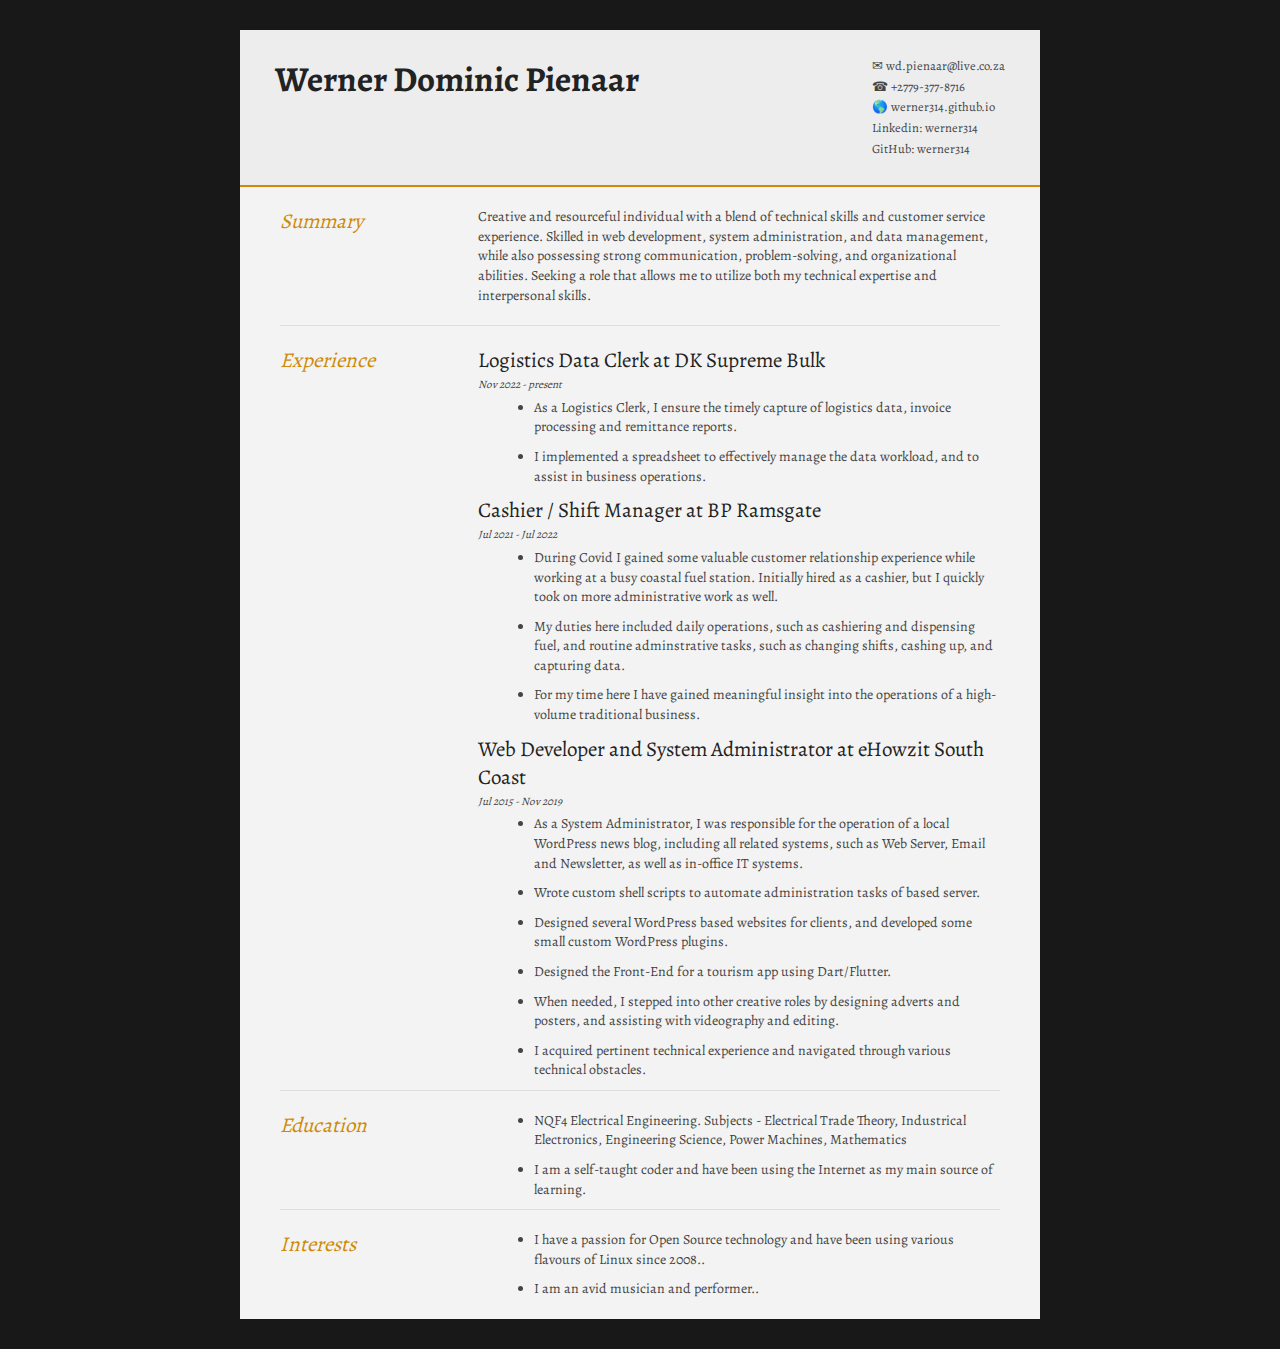
<file: index.html>
<!DOCTYPE html>
<html>
    <!-- html and css from Thomas Hardy
         at http://www.thomashardy.me.uk/free-responsive-html-css3-cv-template
         modified by Werner D Pienaar-->
    <head>
        <title>Werner Dominic Pienaar - Resume</title>

        <meta name="viewport" content="width=device-width" />
        <meta name="description" content="The Resume of Werner Dominic Pienaar" />
        <meta charset="UTF-8"> 
                        <style type="text/css">html,body,div,span,object,iframe,h1,h2,h3,h4,h5,h6,p,blockquote,pre,abbr,address,cite,code,del,dfn,em,img,ins,kbd,q,samp,small,strong,sub,sup,var,b,i,dl,dt,dd,ol,ul,li,fieldset,form,label,legend,table,caption,tbody,tfoot,thead,tr,th,td,article,aside,canvas,details,figcaption,figure,footer,header,hgroup,menu,nav,section,summary,time,mark,audio,video {border:0;font:inherit;font-size:100%;margin:0;padding:0;vertical-align:baseline;}article,aside,details,figcaption,figure,footer,header,hgroup,menu,nav,section {display:block;}html, body {background: #181818;font-family: 'TeX Gyre Pagella', Alegreya, Georgia, serif;font-size: 14px;color: #222;}.clear {clear: both;}p {font-size: 1em;line-height: 1.4em;margin-bottom: 20px;color: #444;}li {font-size: 1em;line-height: 1.4em;margin-bottom: 10px;margin-left: 4em;color: #444;}#cv {width: 90%;max-width: 800px;background: #f3f3f3;margin: 30px auto;}.mainDetails {padding: 25px 35px;border-bottom: 2px solid #cf8a05;background: #ededed;}#name h1 {font-size: 2.5em;font-weight: 700;font-family: 'TeX Gyre Pagella', Alegreya, Georgia, serif;margin-bottom: -6px;}#name h2 {font-size: 2em;margin-left: 2px;font-family: 'TeX Gyre Pagella', Alegreya, Georgia, serif;}#mainArea {padding: 0 40px;}#headshot {width: 12.5%;float: left;margin-right: 30px;}#headshot img {width: 100%;height: auto;-webkit-border-radius: 50px;border-radius: 50px;}#name {float: left;}#contactDetails {float: right;}#contactDetails ul {list-style-type: none;font-size: 0.9em;margin-top: 2px;}#contactDetails ul li {margin-bottom: 3px;color: #444;}#contactDetails ul li a, a[href^=tel] {color: #444; text-decoration: none;-webkit-transition: all .3s ease-in;-moz-transition: all .3s ease-in;-o-transition: all .3s ease-in;-ms-transition: all .3s ease-in;transition: all .3s ease-in;}#contactDetails ul li a:hover { color: #cf8a05;}section {border-top: 1px solid #dedede;padding: 20px 0 0;}section:first-child {border-top: 0;}section:last-child {padding: 20px 0 10px;}.sectionTitle {float: left;width: 25%;}.sectionContent {float: right;width: 72.5%;}.sectionTitle h1 {font-family: 'TeX Gyre Pagella', Alegreya, Georgia, serif;font-style: italic;font-size: 1.5em;color: #cf8a05;}.sectionContent h2 {font-family: 'TeX Gyre Pagella', Alegreya, Georgia, serif;font-size: 1.5em;margin-bottom: -2px;}.subDetails {font-size: 0.8em;font-style: italic;margin: 5px 0px 5px 0px;}.keySkills {list-style-type: none;-moz-column-count:3;-webkit-column-count:3;column-count:3;margin-bottom: 20px;font-size: 1em;color: #444;}.keySkills ul li {margin-bottom: 3px;}@media all and (min-width: 602px) and (max-width: 800px) {#headshot {display: none;}.keySkills {-moz-column-count:2;-webkit-column-count:2;column-count:2;}}@media all and (max-width: 601px) {#cv {width: 95%;margin: 10px auto;min-width: 280px;}#headshot {display: none;}#name, #contactDetails {float: none;width: 100%;text-align: center;}.sectionTitle, .sectionContent {float: none;width: 100%;}.sectionTitle {margin-left: -2px;font-size: 1.25em;}.keySkills {-moz-column-count:2;-webkit-column-count:2;column-count:2;}}@media all and (max-width: 480px) {.mainDetails {padding: 15px 15px;}section {padding: 15px 0 0;}#mainArea {padding: 0 25px;}.keySkills {-moz-column-count:1;-webkit-column-count:1;column-count:1;}#name h1 {line-height: .8em;margin-bottom: 4px;}}@media print {#cv {width: 100%;}}@-webkit-keyframes reset {0% {opacity: 0;}100% {opacity: 0;}}@-webkit-keyframes fade-in {0% {opacity: 0;}40% {opacity: 0;}100% {opacity: 1;}}@-moz-keyframes reset {0% {opacity: 0;}100% {opacity: 0;}}@-moz-keyframes fade-in {0% {opacity: 0;}40% {opacity: 0;}100% {opacity: 1;}}@keyframes reset {0% {opacity: 0;}100% {opacity: 0;}}@keyframes fade-in {0% {opacity: 0;}40% {opacity: 0;}100% {opacity: 1;}}.instaFade {-webkit-animation-name: reset, fade-in;-webkit-animation-duration: 1.5s;-webkit-animation-timing-function: ease-in;-moz-animation-name: reset, fade-in;-moz-animation-duration: 1.5s;-moz-animation-timing-function: ease-in;animation-name: reset, fade-in;animation-duration: 1.5s;animation-timing-function: ease-in;}.quickFade {-webkit-animation-name: reset, fade-in;-webkit-animation-duration: 2.5s;-webkit-animation-timing-function: ease-in;-moz-animation-name: reset, fade-in;-moz-animation-duration: 2.5s;-moz-animation-timing-function: ease-in;animation-name: reset, fade-in;animation-duration: 2.5s;animation-timing-function: ease-in;}.delayOne {-webkit-animation-delay: 0, .5s;-moz-animation-delay: 0, .5s;animation-delay: 0, .5s;}.delayTwo {-webkit-animation-delay: 0, 1s;-moz-animation-delay: 0, 1s;animation-delay: 0, 1s;}.delayThree {-webkit-animation-delay: 0, 1.5s;-moz-animation-delay: 0, 1.5s;animation-delay: 0, 1.5s;}.delayFour {-webkit-animation-delay: 0, 2s;-moz-animation-delay: 0, 2s;animation-delay: 0, 2s;}.delayFive {-webkit-animation-delay: 0, 2.5s;-moz-animation-delay: 0, 2.5s;animation-delay: 0, 2.5s;}</style>
                        <style type="text/css">@font-face {
font-family: 'Alegreya';
font-style: normal;
font-weight: 400;
src: url([data-uri]) format('truetype');
}
@font-face {
font-family: 'Alegreya';
font-style: normal;
font-weight: 700;
src: url([data-uri]) format('truetype');
}
</style>

        <!--[if lt IE 9]>
            <script src="//html5shiv.googlecode.com/svn/trunk/html5.js"></script>
        <![endif]-->
            </head>
    <body id="top">
                <div id="cv" class="instaFade">
	        <div class="mainDetails">
		        <div id="name">
			        <h1 class="quickFade delayTwo">Werner Dominic Pienaar</h1>
                    		        </div>
                <div id="contactDetails" class="quickFade delayFour">
			        <ul>
                        <li>✉ <a href="mailto:wd.pienaar@live.co.za">wd.pienaar@live.co.za</a></li>
                        <li>☎ +2779-377-8716</li>
                        <li>🌎 <a href="http://werner314.github.io">werner314.github.io</a></li>
                        <li>Linkedin: <a href="https://www.linkedin.com/in/werner314">werner314</a></li>
                        <li>GitHub: <a href="https://github.com/werner314">werner314</a></li>
			        </ul>
		        </div>		
		        <div class="clear"></div>
	        </div>
	
	        <div id="mainArea" class="quickFade delayFive">
		        <section>
			        <article>
				        <div class="sectionTitle">
					        <h1>Summary</h1>
				        </div>
				
				        <div class="sectionContent">
					        <p>Creative and resourceful individual with a blend of technical skills and customer service experience. Skilled in web development, system administration, and data management, while also possessing strong communication, problem-solving, and organizational abilities. Seeking a role that allows me to utilize both my technical expertise and interpersonal skills.</p>
				        </div>
			        </article>
			        <div class="clear"></div>
		        </section>
		
		
		        <section>
			        <div class="sectionTitle">
				        <h1>Experience</h1>
			        </div> 
			        <div class="sectionContent">
                        					<article>
						<h2>Logistics Data Clerk at DK Supreme Bulk</h2>
						<p class="subDetails">Nov 2022 - present</p>
						<ul>
						    						    <li>As a Logistics Clerk, I ensure the timely capture of logistics data, invoice processing and remittance reports.</li>
						    						    <li>I implemented a spreadsheet to effectively manage the data workload, and to assist in business operations.</li>
						    						</ul>
				        </article>
                        					<article>
						<h2>Cashier / Shift Manager at BP Ramsgate</h2>
						<p class="subDetails">Jul 2021 - Jul 2022</p>
						<ul>
						    						    <li>During Covid I gained some valuable customer relationship experience while working at a busy coastal fuel station. Initially hired as a cashier, but I quickly took on more administrative work as well.</li>
						    						    <li>My duties here included daily operations, such as cashiering and dispensing fuel, and routine adminstrative tasks, such as changing shifts, cashing up, and capturing data.</li>
						    						    <li>For my time here I have gained meaningful insight into the operations of a high-volume traditional business.</li>
						    						</ul>
				        </article>
                        					<article>
						<h2>Web Developer and System Administrator at eHowzit South Coast</h2>
						<p class="subDetails">Jul 2015 - Nov 2019</p>
						<ul>
						    						    <li>As a System Administrator, I was responsible for the operation of a local WordPress news blog, including all related systems, such as Web Server, Email and Newsletter, as well as in-office IT systems.</li>
						    						    <li>Wrote custom shell scripts to automate administration tasks of  based server.</li>
						    						    <li>Designed several WordPress based websites for clients, and developed some small custom WordPress plugins.</li>
						    						    <li>Designed the Front-End for a tourism app using Dart/Flutter.</li>
						    						    <li>When needed, I stepped into other creative roles by designing adverts and posters, and assisting with videography and editing.</li>
						    						    <li>I acquired pertinent technical experience and navigated through various technical obstacles.</li>
						    						</ul>
				        </article>
                        					</div>
			        <div class="clear"></div>
		        </section>

		        <section>
			        <div class="sectionTitle">
				        <h1>Education</h1>
			        </div> 
			        <div class="sectionContent">
                        <article>
                            <ul>
                                                                <li>NQF4 Electrical Engineering. Subjects - Electrical Trade Theory, Industrical Electronics, Engineering Science, Power Machines, Mathematics</li>
                                                                <li>I am a self-taught coder and have been using the Internet as my main source of learning.</li>
                                                            </ul>
                        </article>
			        </div>
			        <div class="clear"></div>
		        </section>

		        <section>
			        <div class="sectionTitle">
				        <h1>Interests</h1>
			        </div>			
			        <div class="sectionContent">
				        <article>
					    <ul>
												<li>I have a passion for Open Source technology and have been using various flavours of Linux since 2008..</li>
												<li>I am an avid musician and performer..</li>
											    </ul>
				        </article>
					</div>
			        <div class="clear"></div>
		        </section>
		
	        </div>
        </div>


            </body>
</html>
</file>
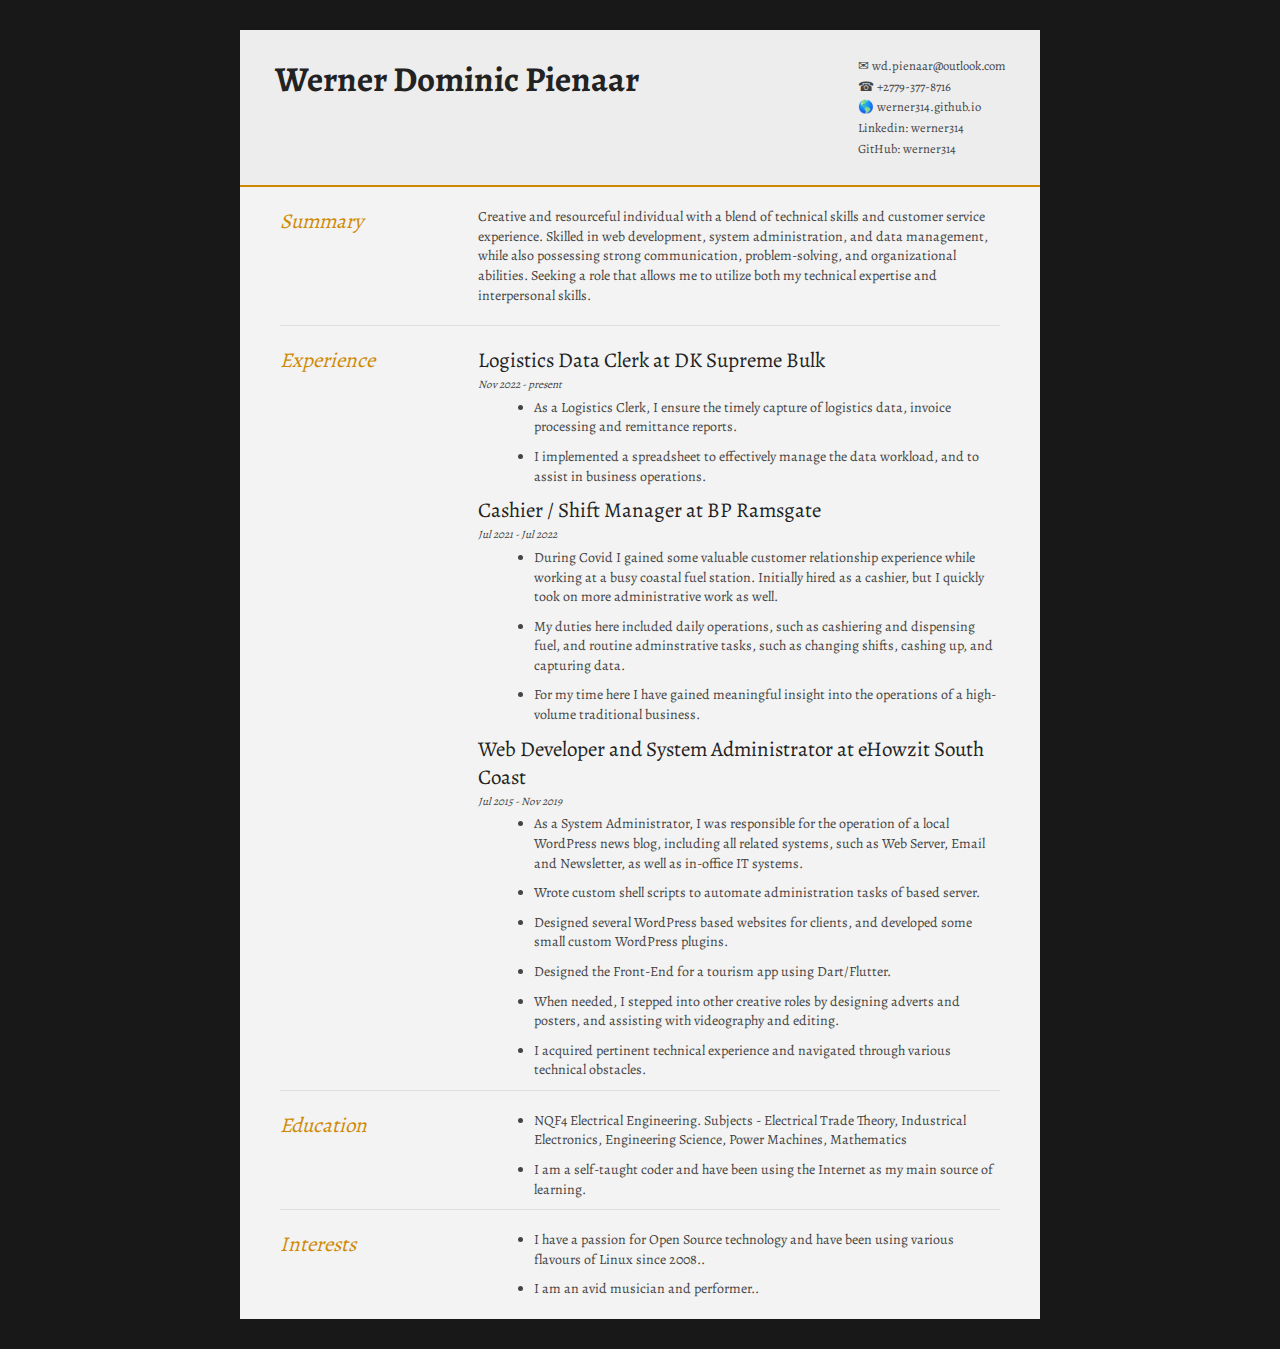
<file: resume.html>
<!DOCTYPE html>
<html>
    <!-- html and css from Thomas Hardy
         at http://www.thomashardy.me.uk/free-responsive-html-css3-cv-template
         modified by Werner D Pienaar-->
    <head>
        <title>Werner Dominic Pienaar - Resume</title>

        <meta name="viewport" content="width=device-width" />
        <meta name="description" content="The Resume of Werner Dominic Pienaar" />
        <meta charset="UTF-8"> 
                        <style type="text/css">html,body,div,span,object,iframe,h1,h2,h3,h4,h5,h6,p,blockquote,pre,abbr,address,cite,code,del,dfn,em,img,ins,kbd,q,samp,small,strong,sub,sup,var,b,i,dl,dt,dd,ol,ul,li,fieldset,form,label,legend,table,caption,tbody,tfoot,thead,tr,th,td,article,aside,canvas,details,figcaption,figure,footer,header,hgroup,menu,nav,section,summary,time,mark,audio,video {border:0;font:inherit;font-size:100%;margin:0;padding:0;vertical-align:baseline;}article,aside,details,figcaption,figure,footer,header,hgroup,menu,nav,section {display:block;}html, body {background: #181818;font-family: 'TeX Gyre Pagella', Alegreya, Georgia, serif;font-size: 14px;color: #222;}.clear {clear: both;}p {font-size: 1em;line-height: 1.4em;margin-bottom: 20px;color: #444;}li {font-size: 1em;line-height: 1.4em;margin-bottom: 10px;margin-left: 4em;color: #444;}#cv {width: 90%;max-width: 800px;background: #f3f3f3;margin: 30px auto;}.mainDetails {padding: 25px 35px;border-bottom: 2px solid #cf8a05;background: #ededed;}#name h1 {font-size: 2.5em;font-weight: 700;font-family: 'TeX Gyre Pagella', Alegreya, Georgia, serif;margin-bottom: -6px;}#name h2 {font-size: 2em;margin-left: 2px;font-family: 'TeX Gyre Pagella', Alegreya, Georgia, serif;}#mainArea {padding: 0 40px;}#headshot {width: 12.5%;float: left;margin-right: 30px;}#headshot img {width: 100%;height: auto;-webkit-border-radius: 50px;border-radius: 50px;}#name {float: left;}#contactDetails {float: right;}#contactDetails ul {list-style-type: none;font-size: 0.9em;margin-top: 2px;}#contactDetails ul li {margin-bottom: 3px;color: #444;}#contactDetails ul li a, a[href^=tel] {color: #444; text-decoration: none;-webkit-transition: all .3s ease-in;-moz-transition: all .3s ease-in;-o-transition: all .3s ease-in;-ms-transition: all .3s ease-in;transition: all .3s ease-in;}#contactDetails ul li a:hover { color: #cf8a05;}section {border-top: 1px solid #dedede;padding: 20px 0 0;}section:first-child {border-top: 0;}section:last-child {padding: 20px 0 10px;}.sectionTitle {float: left;width: 25%;}.sectionContent {float: right;width: 72.5%;}.sectionTitle h1 {font-family: 'TeX Gyre Pagella', Alegreya, Georgia, serif;font-style: italic;font-size: 1.5em;color: #cf8a05;}.sectionContent h2 {font-family: 'TeX Gyre Pagella', Alegreya, Georgia, serif;font-size: 1.5em;margin-bottom: -2px;}.subDetails {font-size: 0.8em;font-style: italic;margin: 5px 0px 5px 0px;}.keySkills {list-style-type: none;-moz-column-count:3;-webkit-column-count:3;column-count:3;margin-bottom: 20px;font-size: 1em;color: #444;}.keySkills ul li {margin-bottom: 3px;}@media all and (min-width: 602px) and (max-width: 800px) {#headshot {display: none;}.keySkills {-moz-column-count:2;-webkit-column-count:2;column-count:2;}}@media all and (max-width: 601px) {#cv {width: 95%;margin: 10px auto;min-width: 280px;}#headshot {display: none;}#name, #contactDetails {float: none;width: 100%;text-align: center;}.sectionTitle, .sectionContent {float: none;width: 100%;}.sectionTitle {margin-left: -2px;font-size: 1.25em;}.keySkills {-moz-column-count:2;-webkit-column-count:2;column-count:2;}}@media all and (max-width: 480px) {.mainDetails {padding: 15px 15px;}section {padding: 15px 0 0;}#mainArea {padding: 0 25px;}.keySkills {-moz-column-count:1;-webkit-column-count:1;column-count:1;}#name h1 {line-height: .8em;margin-bottom: 4px;}}@media print {#cv {width: 100%;}}@-webkit-keyframes reset {0% {opacity: 0;}100% {opacity: 0;}}@-webkit-keyframes fade-in {0% {opacity: 0;}40% {opacity: 0;}100% {opacity: 1;}}@-moz-keyframes reset {0% {opacity: 0;}100% {opacity: 0;}}@-moz-keyframes fade-in {0% {opacity: 0;}40% {opacity: 0;}100% {opacity: 1;}}@keyframes reset {0% {opacity: 0;}100% {opacity: 0;}}@keyframes fade-in {0% {opacity: 0;}40% {opacity: 0;}100% {opacity: 1;}}.instaFade {-webkit-animation-name: reset, fade-in;-webkit-animation-duration: 1.5s;-webkit-animation-timing-function: ease-in;-moz-animation-name: reset, fade-in;-moz-animation-duration: 1.5s;-moz-animation-timing-function: ease-in;animation-name: reset, fade-in;animation-duration: 1.5s;animation-timing-function: ease-in;}.quickFade {-webkit-animation-name: reset, fade-in;-webkit-animation-duration: 2.5s;-webkit-animation-timing-function: ease-in;-moz-animation-name: reset, fade-in;-moz-animation-duration: 2.5s;-moz-animation-timing-function: ease-in;animation-name: reset, fade-in;animation-duration: 2.5s;animation-timing-function: ease-in;}.delayOne {-webkit-animation-delay: 0, .5s;-moz-animation-delay: 0, .5s;animation-delay: 0, .5s;}.delayTwo {-webkit-animation-delay: 0, 1s;-moz-animation-delay: 0, 1s;animation-delay: 0, 1s;}.delayThree {-webkit-animation-delay: 0, 1.5s;-moz-animation-delay: 0, 1.5s;animation-delay: 0, 1.5s;}.delayFour {-webkit-animation-delay: 0, 2s;-moz-animation-delay: 0, 2s;animation-delay: 0, 2s;}.delayFive {-webkit-animation-delay: 0, 2.5s;-moz-animation-delay: 0, 2.5s;animation-delay: 0, 2.5s;}</style>
                        <style type="text/css">@font-face {
font-family: 'Alegreya';
font-style: normal;
font-weight: 400;
src: url([data-uri]) format('truetype');
}
@font-face {
font-family: 'Alegreya';
font-style: normal;
font-weight: 700;
src: url([data-uri]) format('truetype');
}
</style>

        <!--[if lt IE 9]>
            <script src="//html5shiv.googlecode.com/svn/trunk/html5.js"></script>
        <![endif]-->
            </head>
    <body id="top">
                <div id="cv" class="instaFade">
	        <div class="mainDetails">
		        <div id="name">
			        <h1 class="quickFade delayTwo">Werner Dominic Pienaar</h1>
                    		        </div>
                <div id="contactDetails" class="quickFade delayFour">
			        <ul>
                        <li>✉ <a href="mailto:wd.pienaar@outlook.com">wd.pienaar@outlook.com</a></li>
                        <li>☎ +2779-377-8716</li>
                        <li>🌎 <a href="http://werner314.github.io">werner314.github.io</a></li>
                        <li>Linkedin: <a href="https://www.linkedin.com/in/werner314">werner314</a></li>
                        <li>GitHub: <a href="https://github.com/werner314">werner314</a></li>
			        </ul>
		        </div>		
		        <div class="clear"></div>
	        </div>
	
	        <div id="mainArea" class="quickFade delayFive">
		        <section>
			        <article>
				        <div class="sectionTitle">
					        <h1>Summary</h1>
				        </div>
				
				        <div class="sectionContent">
					        <p>Creative and resourceful individual with a blend of technical skills and customer service experience. Skilled in web development, system administration, and data management, while also possessing strong communication, problem-solving, and organizational abilities. Seeking a role that allows me to utilize both my technical expertise and interpersonal skills.</p>
				        </div>
			        </article>
			        <div class="clear"></div>
		        </section>
		
		
		        <section>
			        <div class="sectionTitle">
				        <h1>Experience</h1>
			        </div> 
			        <div class="sectionContent">
                        					<article>
						<h2>Logistics Data Clerk at DK Supreme Bulk</h2>
						<p class="subDetails">Nov 2022 - present</p>
						<ul>
						    						    <li>As a Logistics Clerk, I ensure the timely capture of logistics data, invoice processing and remittance reports.</li>
						    						    <li>I implemented a spreadsheet to effectively manage the data workload, and to assist in business operations.</li>
						    						</ul>
				        </article>
                        					<article>
						<h2>Cashier / Shift Manager at BP Ramsgate</h2>
						<p class="subDetails">Jul 2021 - Jul 2022</p>
						<ul>
						    						    <li>During Covid I gained some valuable customer relationship experience while working at a busy coastal fuel station. Initially hired as a cashier, but I quickly took on more administrative work as well.</li>
						    						    <li>My duties here included daily operations, such as cashiering and dispensing fuel, and routine adminstrative tasks, such as changing shifts, cashing up, and capturing data.</li>
						    						    <li>For my time here I have gained meaningful insight into the operations of a high-volume traditional business.</li>
						    						</ul>
				        </article>
                        					<article>
						<h2>Web Developer and System Administrator at eHowzit South Coast</h2>
						<p class="subDetails">Jul 2015 - Nov 2019</p>
						<ul>
						    						    <li>As a System Administrator, I was responsible for the operation of a local WordPress news blog, including all related systems, such as Web Server, Email and Newsletter, as well as in-office IT systems.</li>
						    						    <li>Wrote custom shell scripts to automate administration tasks of  based server.</li>
						    						    <li>Designed several WordPress based websites for clients, and developed some small custom WordPress plugins.</li>
						    						    <li>Designed the Front-End for a tourism app using Dart/Flutter.</li>
						    						    <li>When needed, I stepped into other creative roles by designing adverts and posters, and assisting with videography and editing.</li>
						    						    <li>I acquired pertinent technical experience and navigated through various technical obstacles.</li>
						    						</ul>
				        </article>
                        					</div>
			        <div class="clear"></div>
		        </section>

		        <section>
			        <div class="sectionTitle">
				        <h1>Education</h1>
			        </div> 
			        <div class="sectionContent">
                        <article>
                            <ul>
                                                                <li>NQF4 Electrical Engineering. Subjects - Electrical Trade Theory, Industrical Electronics, Engineering Science, Power Machines, Mathematics</li>
                                                                <li>I am a self-taught coder and have been using the Internet as my main source of learning.</li>
                                                            </ul>
                        </article>
			        </div>
			        <div class="clear"></div>
		        </section>

		        <section>
			        <div class="sectionTitle">
				        <h1>Interests</h1>
			        </div>			
			        <div class="sectionContent">
				        <article>
					    <ul>
												<li>I have a passion for Open Source technology and have been using various flavours of Linux since 2008..</li>
												<li>I am an avid musician and performer..</li>
											    </ul>
				        </article>
					</div>
			        <div class="clear"></div>
		        </section>
		
	        </div>
        </div>


            </body>
</html>
</file>
